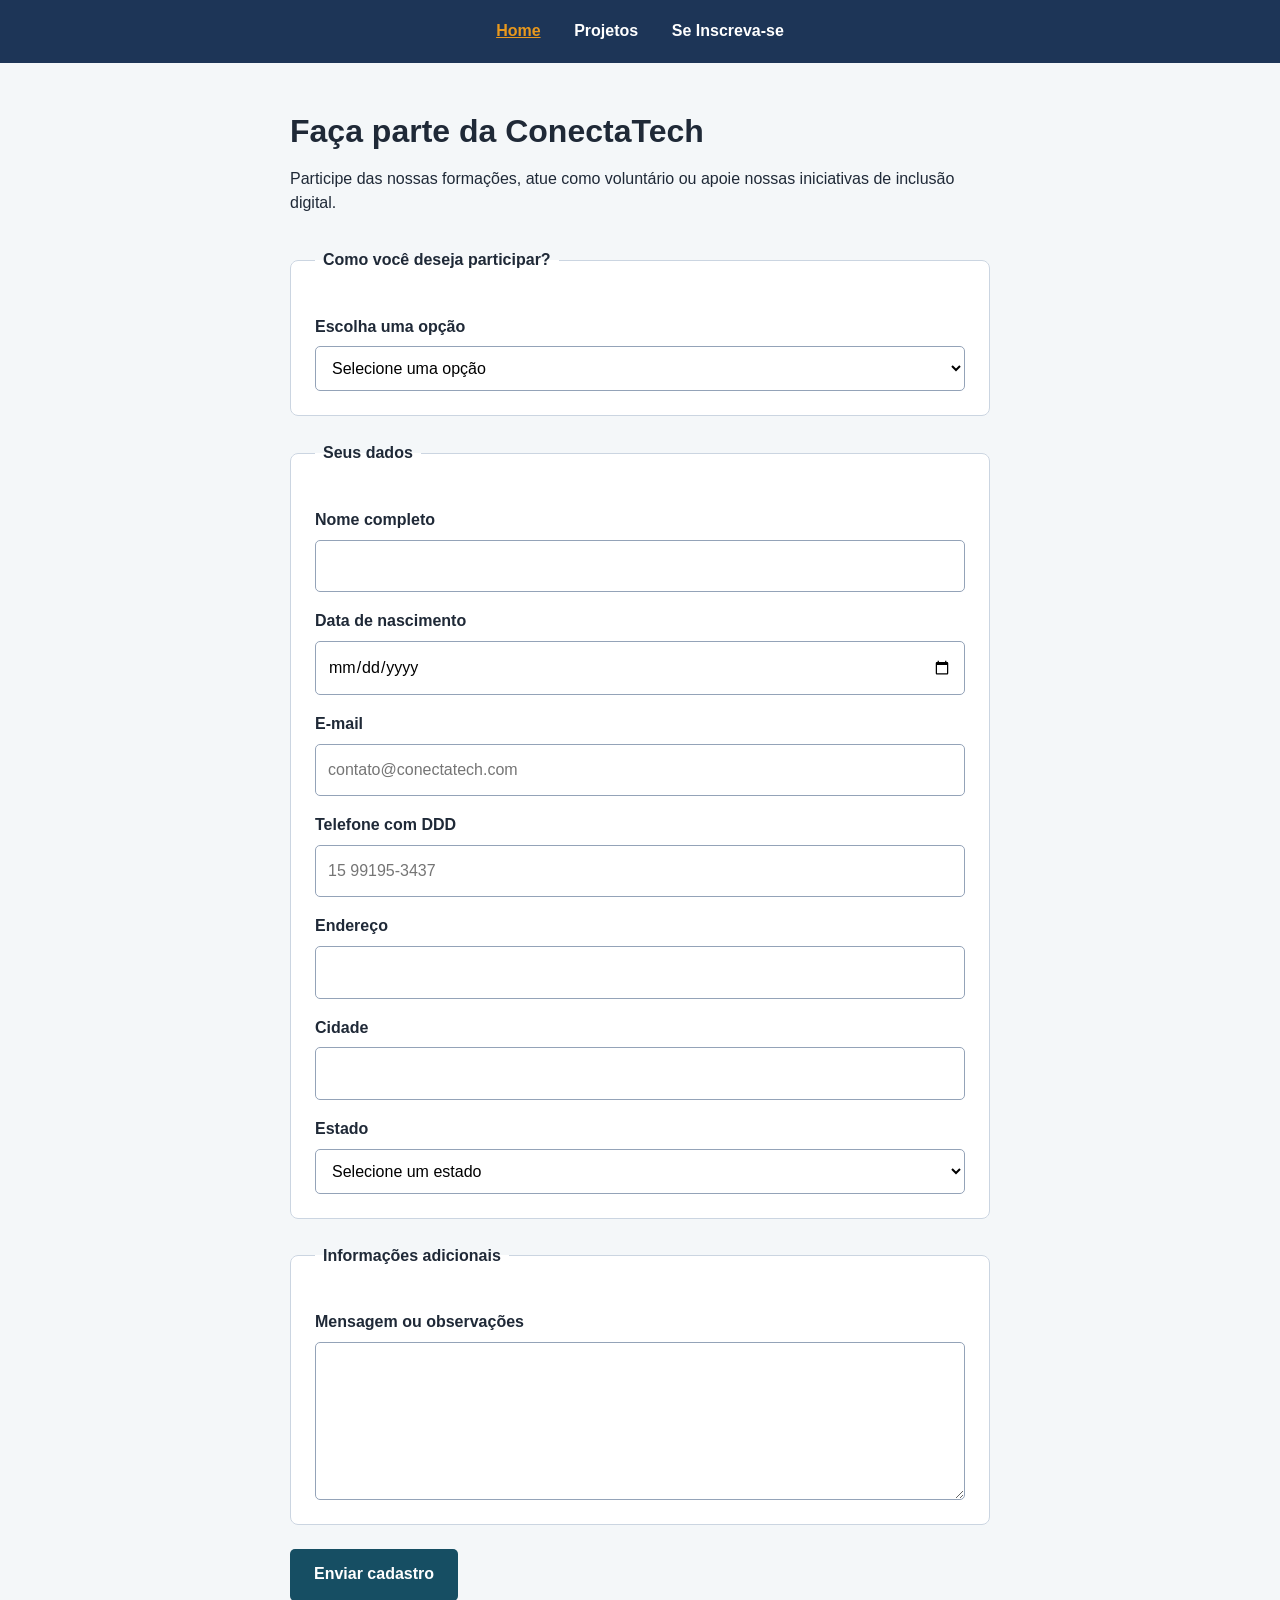
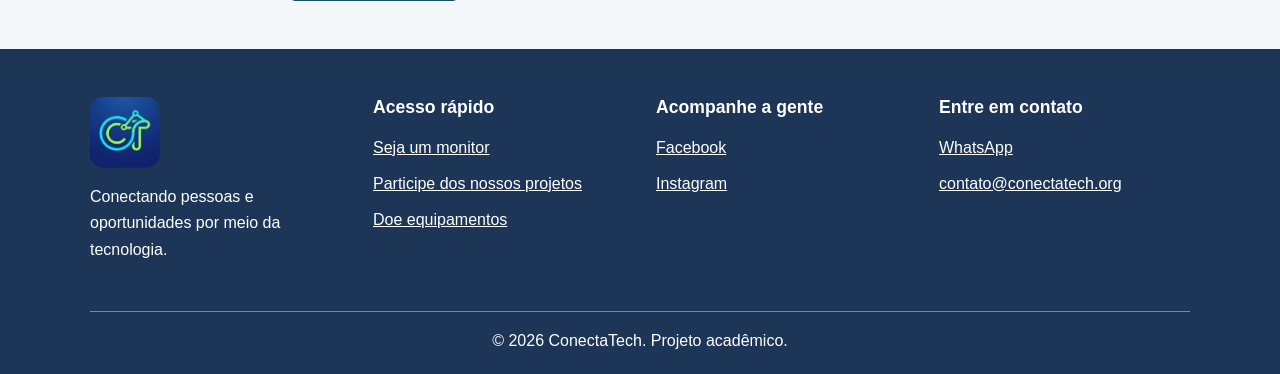
<file: pages/formulario.html>
<!DOCTYPE html>
<html lang="pt-br">

<head>
    <meta charset="UTF-8">
    <meta name="viewport" content="width=device-width, initial-scale=1.0">

    <link rel="icon" type="image/png" href="../assets/icon/favicon-96x96.png" sizes="96x96" />
    <link rel="icon" type="image/svg+xml" href="../assets/icon/favicon.svg" />
    <link rel="shortcut icon" href="../assets/icon/favicon.ico" />
    <link rel="apple-touch-icon" sizes="180x180" href="../assets/icon/apple-touch-icon.png" />
    <link rel="manifest" href="../assets/icon/site.webmanifest" />
    <link href="../assets/css/apresentacao.css" rel="stylesheet">
    <link href="../assets/css/nav.css" rel="stylesheet">
    <link href="../assets/css/cadastro.css" rel="stylesheet">
    <title>ConectaTech</title>
</head>
<body>
    <header>
        <nav class="navbar" aria-label="Navegação principal">
            <ul class="navbar-lista">
                <li><a href="/index.html" aria-current="page">Home</a></li>
                <li><a href="projetos.html">Projetos</a></li>
                <li><a href="formulario.html">Se Inscreva-se</a></li>
            </ul>
        </nav>
    </header>
    <main>
  <h1>Faça parte da ConectaTech</h1>
  <p>
    Participe das nossas formações, atue como voluntário ou apoie
    nossas iniciativas de inclusão digital.
  </p>

  <form>
    <fieldset>
      <legend>Como você deseja participar?</legend>

      <label for="motivo">Escolha uma opção</label>
      <select id="motivo" name="motivo" required>
        <option value="">Selecione uma opção</option>
        <option value="monitor">Ser monitor voluntário</option>
        <option value="participante">Participar das formações</option>
        <option value="doacao">Doar equipamentos</option>
      </select>
    </fieldset>

    <fieldset>
      <legend>Seus dados</legend>

      <label for="nome">Nome completo</label>
      <input type="text" id="nome" name="nome" autocomplete="name" required>

      <label for="nascimento">Data de nascimento</label>
      <input type="date" id="nascimento" name="nascimento" required>

      <label for="email">E-mail</label>
      <input type="email" id="email" name="email" autocomplete="email" placeholder="contato@conectatech.com" required> 

      <label for="telefone">Telefone com DDD</label>
      <input type="tel" id="telefone" name="telefone" placeholder="15 99195-3437" pattern="[0-9]{2} [0-9]{4,5}-[0-9]{4}"
        title="Digite o DDD e o telefone no formato 15 99195-3437" autocomplete="tel" required>

      <label for="endereco">Endereço</label>
      <input type="text" id="endereco" name="endereco" autocomplete="street-address">

      <label for="cidade">Cidade</label>
      <input type="text" id="cidade" name="cidade" autocomplete="address-level2" required>

      <label for="estado">Estado</label>
      <select id="estado" name="estado" required>
        <option value="">Selecione um estado</option>
        <option value="AC">Acre</option>
        <option value="AL">Alagoas</option>
        <option value="AP">Amapá</option>
        <option value="AM">Amazonas</option>
        <option value="BA">Bahia</option>
        <option value="CE">Ceará</option>
        <option value="DF">Distrito Federal</option>
        <option value="ES">Espírito Santo</option>
        <option value="GO">Goiás</option>
        <option value="MA">Maranhão</option>
        <option value="MT">Mato Grosso</option>
        <option value="MS">Mato Grosso do Sul</option>
        <option value="MG">Minas Gerais</option>
        <option value="PA">Pará</option>
        <option value="PB">Paraíba</option>
        <option value="PR">Paraná</option>
        <option value="PE">Pernambuco</option>
        <option value="PI">Piauí</option>
        <option value="RJ">Rio de Janeiro</option>
        <option value="RN">Rio Grande do Norte</option>
        <option value="RS">Rio Grande do Sul</option>
        <option value="RO">Rondônia</option>
        <option value="RR">Roraima</option>
        <option value="SC">Santa Catarina</option>
        <option value="SP">São Paulo</option>
        <option value="SE">Sergipe</option>
        <option value="TO">Tocantins</option>
      </select>
    </fieldset>

    <fieldset>
      <legend>Informações adicionais</legend>

      <label for="mensagem">Mensagem ou observações</label>
      <textarea id="mensagem" name="mensagem" rows="5"></textarea>
    </fieldset>

    <button type="submit">Enviar cadastro</button>
  </form>
</main>


<footer class="rodape">
  <div class="rodape-conteudo">
    <div class="rodape-coluna">
      <img
        class="rodape-logo"
        src="../assets/icon/favicon.svg"
        alt="ConectaTech"
      >
      <p>Conectando pessoas e oportunidades por meio da tecnologia.</p>
    </div>

    <nav class="rodape-coluna" aria-label="Acesso rápido">
      <h2>Acesso rápido</h2>
      <ul>
        <li><a href="cadastro.html">Seja um monitor</a></li>
        <li><a href="projetos.html">Participe dos nossos projetos</a></li>
        <li><a href="doacoes.html">Doe equipamentos</a></li>
      </ul>
    </nav>

    <div class="rodape-coluna">
      <h2>Acompanhe a gente</h2>
      <ul>
        <li><a href="LINK_DO_FACEBOOK">Facebook</a></li>
        <li><a href="LINK_DO_INSTAGRAM">Instagram</a></li>
      </ul>
    </div>

    <div class="rodape-coluna">
      <h2>Entre em contato</h2>
      <ul>
        <li><a href="LINK_DO_WHATSAPP">WhatsApp</a></li>
        <li><a href="mailto:contato@conectatech.org">contato@conectatech.org</a></li>
      </ul>
    </div>
  </div>

  <p class="rodape-final">© 2026 ConectaTech. Projeto acadêmico.</p>
</footer>
</body>
</html>
</file>
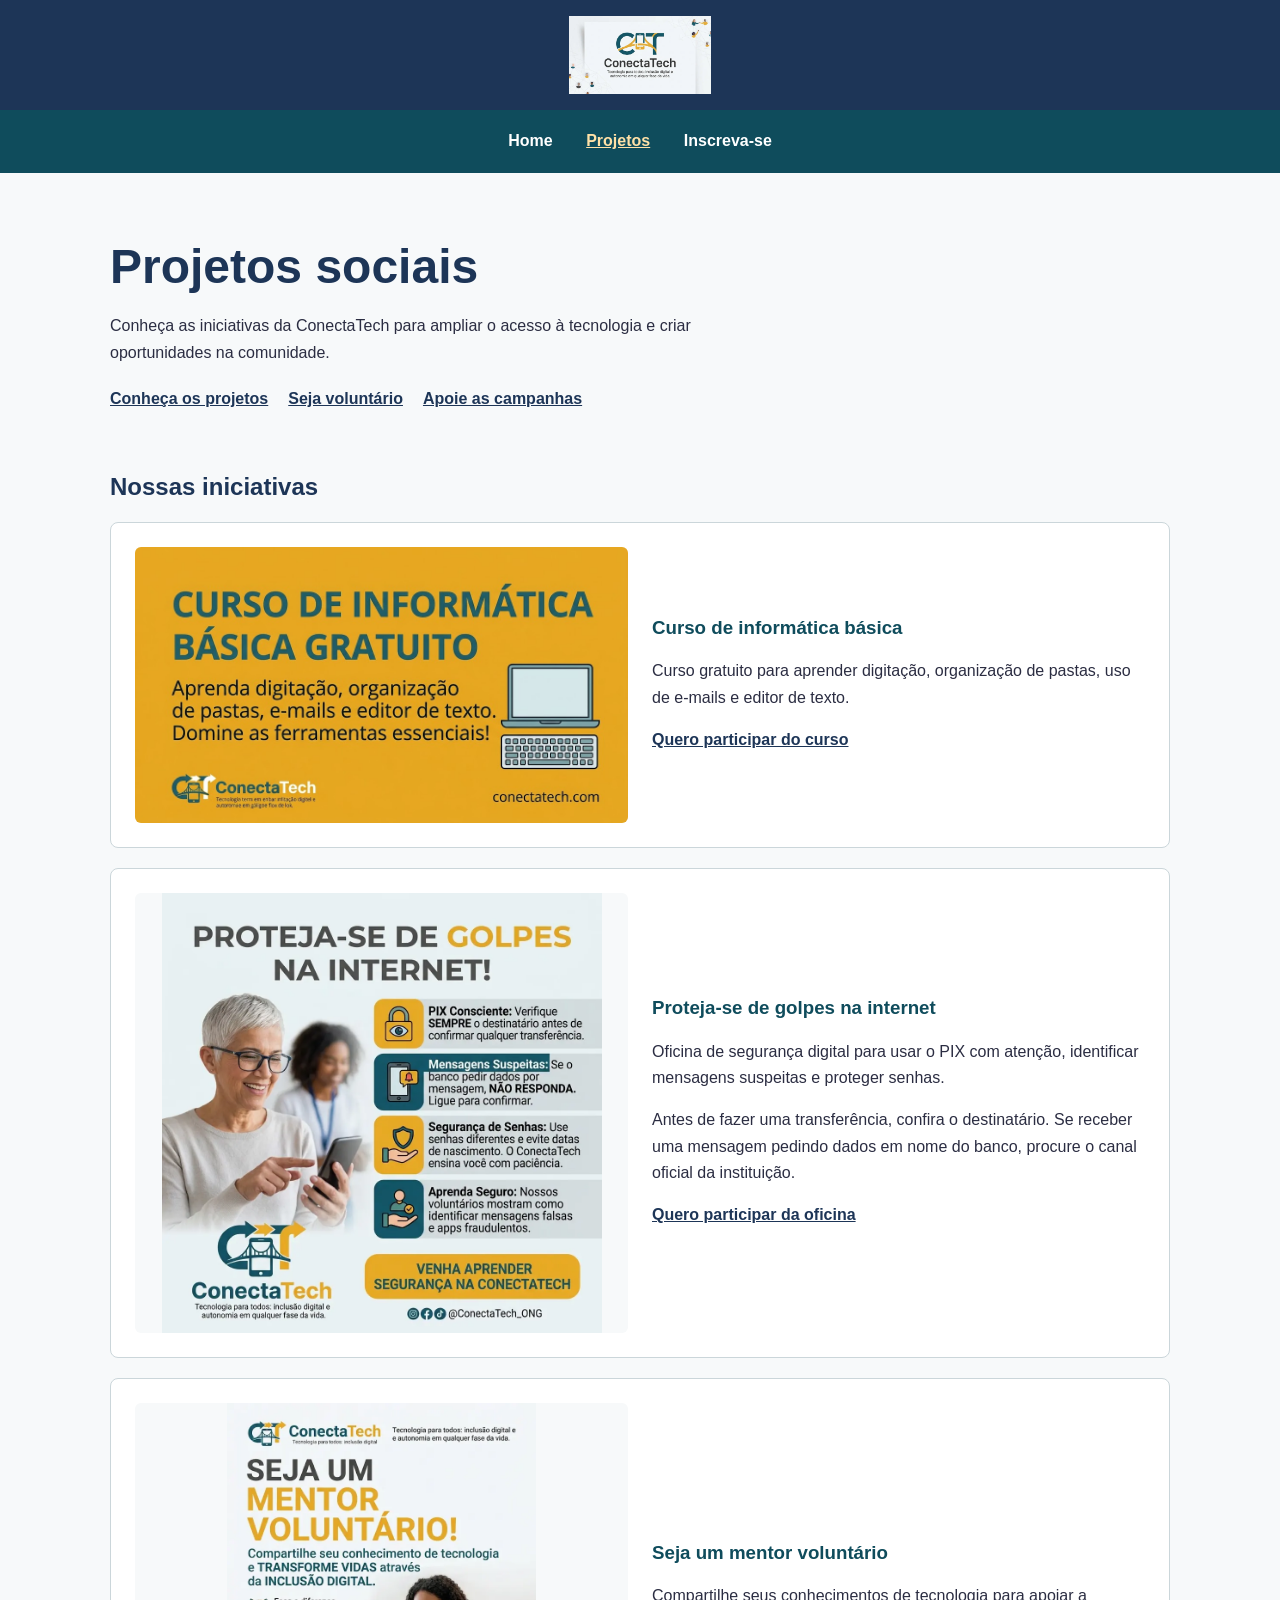
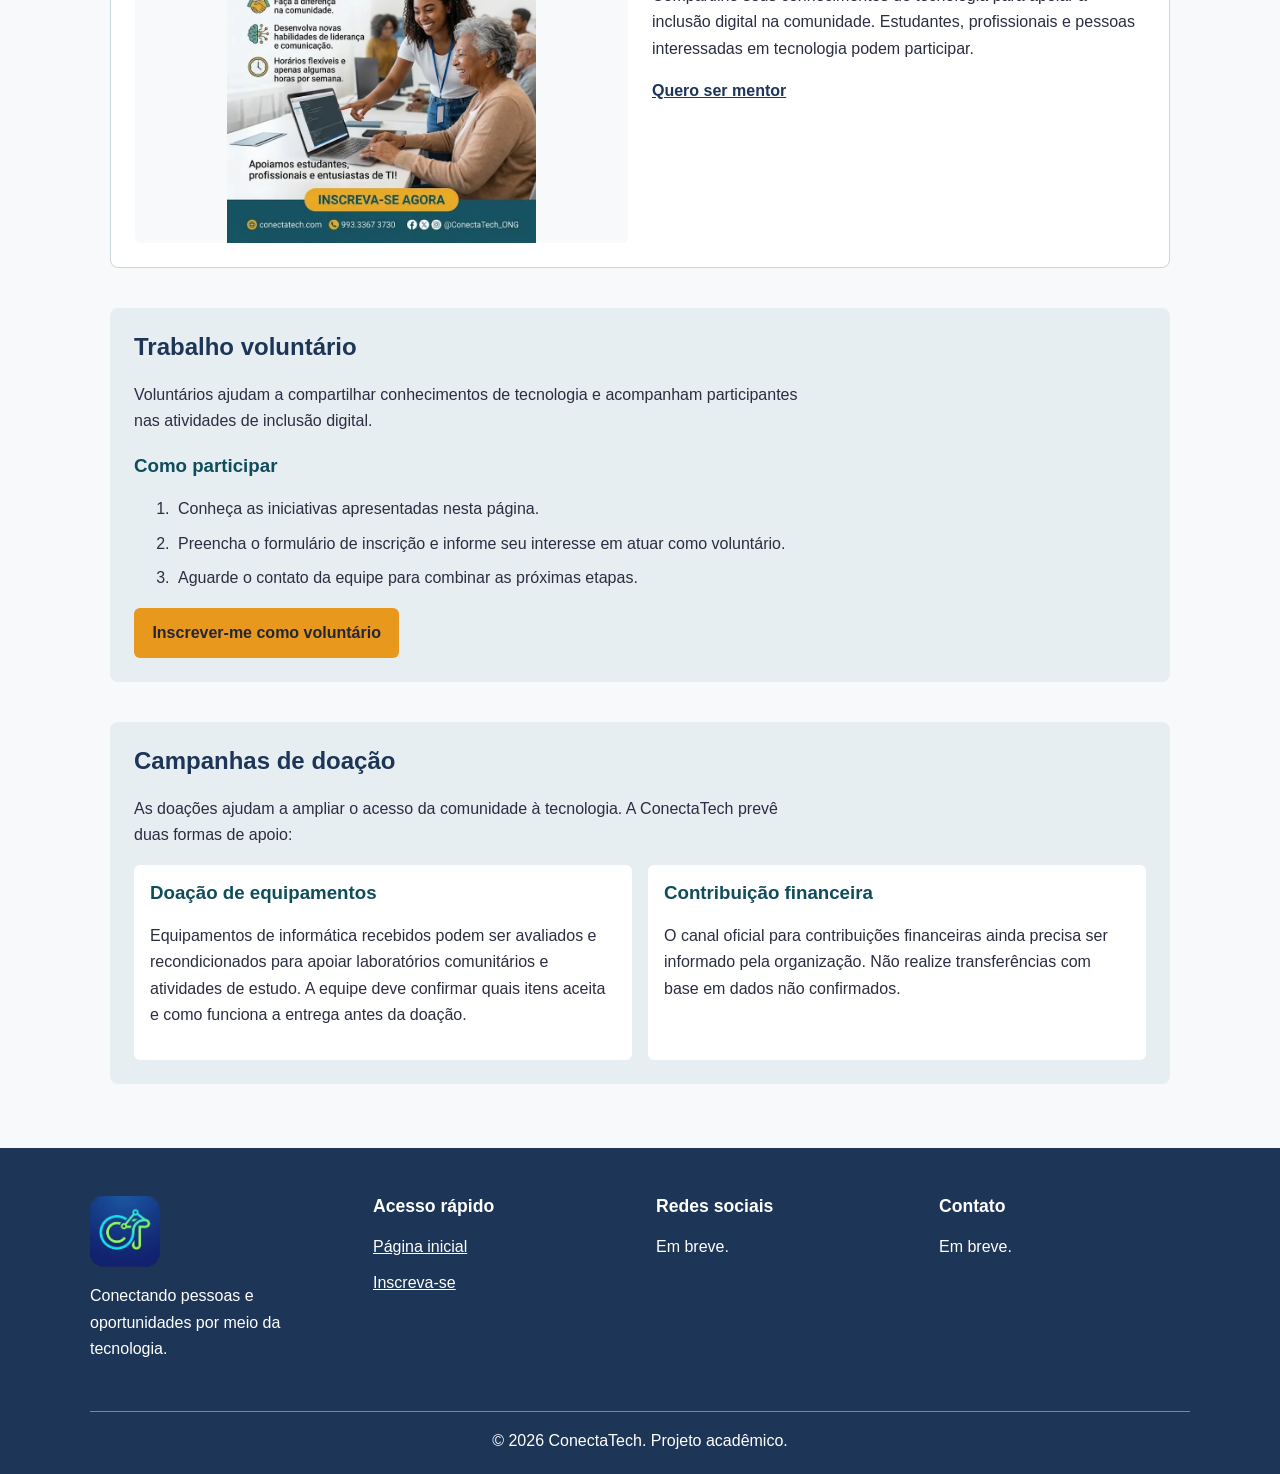
<file: pages/projetos.html>
<!DOCTYPE html>
<html lang="pt-BR">
<head>
  <meta charset="UTF-8">
  <meta name="viewport" content="width=device-width, initial-scale=1.0">
  <meta name="description" content="Conheça os projetos sociais de inclusão digital da ConectaTech para jovens, idosos e comunidades.">
  <link rel="icon" type="image/svg+xml" href="../assets/icon/favicon.svg">
  <link rel="stylesheet" href="../assets/css/projetos.css">
  <title>Projetos sociais | ConectaTech</title>
</head>
<body>
  <a class="link-pular" href="#conteudo-principal">Pular para o conteúdo principal</a>

  <header>
    <img class="bannerpri" src="../assets/image/logoconecta.webp" alt="ConectaTech">
    <nav class="navbar" aria-label="Navegação principal">
      <ul class="navbar-lista">
        <li><a href="../index.html">Home</a></li>
        <li><a href="projetos.html" aria-current="page">Projetos</a></li>
        <li><a href="formulario.html">Inscreva-se</a></li>
      </ul>
    </nav>
  </header>

  <main id="conteudo-principal" class="pagina-projetos">
    <header class="projetos-introducao">
      <h1>Projetos sociais</h1>
      <p>Conheça as iniciativas da ConectaTech para ampliar o acesso à tecnologia e criar oportunidades na comunidade.</p>
      <nav class="projetos-atalhos" aria-label="Nesta página">
        <a href="#titulo-iniciativas">Conheça os projetos</a>
        <a href="#titulo-voluntariado">Seja voluntário</a>
        <a href="#titulo-doacoes">Apoie as campanhas</a>
      </nav>
    </header>

    <section aria-labelledby="titulo-iniciativas">
      <h2 id="titulo-iniciativas">Nossas iniciativas</h2>
      <div class="projetos-grade">
        <article class="projeto-card">
          <a class="projeto-imagem" href="../assets/image/cursoinfo.jpg" aria-label="Ver cartaz do curso de informática básica em tamanho completo">
            <img src="../assets/image/cursoinfo.jpg" alt="Cartaz amarelo do curso gratuito de informática básica" loading="lazy" width="1024" height="572">
          </a>
          <div class="projeto-texto">
            <h3>Curso de informática básica</h3>
            <p>Curso gratuito para aprender digitação, organização de pastas, uso de e-mails e editor de texto.</p>
            <a href="formulario.html">Quero participar do curso</a>
          </div>
        </article>

        <article class="projeto-card">
          <a class="projeto-imagem" href="../assets/image/golpesproteja.webp" aria-label="Ver cartaz sobre prevenção de golpes em tamanho completo">
            <img src="../assets/image/golpesproteja.webp" alt="Cartaz sobre segurança digital com uma pessoa usando o celular" loading="lazy" width="1024" height="1024">
          </a>
          <div class="projeto-texto">
            <h3>Proteja-se de golpes na internet</h3>
            <p>Oficina de segurança digital para usar o PIX com atenção, identificar mensagens suspeitas e proteger senhas.</p>
            <p>Antes de fazer uma transferência, confira o destinatário. Se receber uma mensagem pedindo dados em nome do banco, procure o canal oficial da instituição.</p>
            <a href="formulario.html">Quero participar da oficina</a>
          </div>
        </article>

        <article class="projeto-card">
          <a class="projeto-imagem" href="../assets/image/sejamentor.jpg" aria-label="Ver cartaz do programa de mentoria em tamanho completo">
            <img src="../assets/image/sejamentor.webp" alt="Cartaz de voluntariado com uma mentora auxiliando uma pessoa idosa no computador" loading="lazy" width="718" height="1024">
          </a>
          <div class="projeto-texto">
            <h3>Seja um mentor voluntário</h3>
            <p>Compartilhe seus conhecimentos de tecnologia para apoiar a inclusão digital na comunidade. Estudantes, profissionais e pessoas interessadas em tecnologia podem participar.</p>
            <a href="formulario.html">Quero ser mentor</a>
          </div>
        </article>
      </div>
    </section>

    <section class="projetos-participe" aria-labelledby="titulo-voluntariado">
      <h2 id="titulo-voluntariado">Trabalho voluntário</h2>
      <p>Voluntários ajudam a compartilhar conhecimentos de tecnologia e acompanham participantes nas atividades de inclusão digital.</p>
      <h3>Como participar</h3>
      <ol>
        <li>Conheça as iniciativas apresentadas nesta página.</li>
        <li>Preencha o formulário de inscrição e informe seu interesse em atuar como voluntário.</li>
        <li>Aguarde o contato da equipe para combinar as próximas etapas.</li>
      </ol>
      <a class="botao-inscricao" href="formulario.html">Inscrever-me como voluntário</a>
    </section>

    <section class="projetos-participe" aria-labelledby="titulo-doacoes">
      <h2 id="titulo-doacoes">Campanhas de doação</h2>
      <p>As doações ajudam a ampliar o acesso da comunidade à tecnologia. A ConectaTech prevê duas formas de apoio:</p>

      <div class="doacoes-opcoes">
        <div>
          <h3>Doação de equipamentos</h3>
          <p>Equipamentos de informática recebidos podem ser avaliados e recondicionados para apoiar laboratórios comunitários e atividades de estudo. A equipe deve confirmar quais itens aceita e como funciona a entrega antes da doação.</p>
        </div>
        <div>
          <h3>Contribuição financeira</h3>
          <p>O canal oficial para contribuições financeiras ainda precisa ser informado pela organização. Não realize transferências com base em dados não confirmados.</p>
        </div>
      </div>
 
    </section>
  </main>

  <footer class="rodape">
    <div class="rodape-conteudo">
      <div class="rodape-coluna">
        <img class="rodape-logo" src="../assets/icon/favicon.svg" alt="ConectaTech">
        <p>Conectando pessoas e oportunidades por meio da tecnologia.</p>
      </div>
      <nav class="rodape-coluna" aria-label="Acesso rápido">
        <h2>Acesso rápido</h2>
        <ul>
          <li><a href="../index.html">Página inicial</a></li>
          <li><a href="formulario.html">Inscreva-se</a></li>
        </ul>
      </nav>
      <div class="rodape-coluna">
        <h2>Redes sociais</h2>
        <p>Em breve.</p>
      </div>
      <div class="rodape-coluna">
        <h2>Contato</h2>
        <p>Em breve.</p>
      </div>
    </div>
    <p class="rodape-final">© 2026 ConectaTech. Projeto acadêmico.</p>
  </footer>
</body>
</html>
</file>
<file: assets/css/apresentacao.css>
/* CSS da página inicial. A imagem de fundo está na área .destaque. */
:root {
  --azul: #1d3557;
  --azul-petroleo: #0f4c5c;
  --mostarda: #e8981d;
  --grafite: #2b2d42;
  --claro: #f7f9fa;
}

* { box-sizing: border-box; }
html { scroll-behavior: smooth; }
body { margin: 0; background: var(--claro); color: var(--grafite); font: 1rem/1.65 Arial, Helvetica, sans-serif; }
img { display: block; max-width: 100%; height: auto; }
a { color: var(--azul); }
a:focus-visible { outline: 3px solid var(--mostarda); outline-offset: 3px; }

.link-pular { position: absolute; left: -10000px; top: auto; }
.link-pular:focus { left: 1rem; top: 1rem; z-index: 10; background: #fff; color: var(--azul); padding: .75rem; }

body > header { background: var(--azul); }
.bannerpri { width: min(100%, 260px); max-height: 110px; object-fit: contain; margin: 0 auto; padding: 1rem; }
.navbar { background: var(--azul-petroleo); padding: .75rem 1rem; }
.navbar-lista { display: flex; justify-content: center; flex-wrap: wrap; gap: .5rem 1.5rem; list-style: none; margin: 0; padding: 0; }
.navbar a { display: inline-block; padding: .4rem .3rem; color: #fff; font-weight: bold; text-decoration: none; }
.navbar a:hover, .navbar a:focus-visible, .navbar a[aria-current="page"] { color: #ffe1a7; text-decoration: underline; }

main { width: 100%; }
.apresentacao, #sobreimpacto, #oficinas { max-width: 1100px; margin: 0 auto; padding: 2.5rem 1.25rem; }
.apresentacao { padding-top: 1.25rem; }
.apresentacao > h2, #sobreimpacto > h2, #oficinas > h2 { color: var(--azul); }
h1, h2, h3 { line-height: 1.25; }
h2 { margin-top: 2.25rem; }
h3 { margin-top: 1.75rem; color: var(--azul-petroleo); }
p { max-width: 75ch; }


.destaque {
  min-height: 360px;
  display: flex;
  align-items: center;
  border-radius: 12px;
  overflow: hidden;
  color: #fff;
  background-color: var(--azul);
  background-image: linear-gradient(90deg, rgba(15, 36, 56, .94), rgba(15, 36, 56, .72)), url("assets/image/banner.jpg");
  background-position: center;
  background-size: cover;
}
.destaque-conteudo { padding: clamp(1.5rem, 5vw, 4rem); }
.destaque h1 { margin-top: 0; font-size: clamp(1.8rem, 4vw, 3rem); }
.destaque p { max-width: 68ch; }
.botao-inscricao { display: inline-block; padding: .75rem 1.15rem; border-radius: 6px; background: var(--mostarda); color: #252633; font-weight: bold; text-decoration: none; }
.botao-inscricao:hover { background: #f8b748; text-decoration: underline; }

#sobreimpacto { background: #fff; }
#sobreimpacto > img { width: min(100%, 780px); margin: 1.5rem auto; }
.tabela-rolagem { max-width: 100%; overflow-x: auto; }
table { width: 100%; min-width: 680px; border-collapse: collapse; }
caption { padding: .75rem; font-weight: bold; text-align: left; }
th, td { border: 1px solid #aab5bf; padding: .75rem; text-align: left; vertical-align: top; }
thead { background: var(--azul); color: #fff; }
tbody tr:nth-child(even) { background: var(--claro); }

#oficinas { display: grid; grid-template-columns: repeat(3, minmax(0, 1fr)); gap: 1.25rem; }
#oficinas > h2, #oficinas > p { grid-column: 1 / -1; margin: 0; }
#oficinas article { padding: 1.5rem; border: 1px solid #cbd6da; border-radius: 8px; background: #fff; }
#oficinas article h3 { margin-top: 0; }

.rodape { padding: 3rem 1.25rem 1.25rem; background: var(--azul); color: #fff; }
.rodape-conteudo { display: grid; grid-template-columns: repeat(4, minmax(0, 1fr)); gap: 2rem; max-width: 1100px; margin: auto; }
.rodape-logo { width: 70px; }
.rodape-coluna h2 { margin: 0 0 1rem; font-size: 1.1rem; }
.rodape-coluna ul { list-style: none; padding: 0; margin: 0; }
.rodape-coluna li { margin-bottom: .6rem; }
.rodape a { color: #fff; }
.rodape a:hover, .rodape a:focus-visible { color: #ffe1a7; }
.rodape-final { max-width: 1100px; margin: 2rem auto 0; padding-top: 1rem; border-top: 1px solid #fff6; text-align: center; }

@media (max-width: 800px) {
  #oficinas, .rodape-conteudo { grid-template-columns: repeat(2, minmax(0, 1fr)); }
}
@media (max-width: 560px) {
  #oficinas, .rodape-conteudo { grid-template-columns: 1fr; }
  .destaque { min-height: 0; }
}
@media (prefers-reduced-motion: reduce) {
  html { scroll-behavior: auto; }
}
</file>
<file: assets/css/nav.css>
.navbar {
  background-color: #1D3557;
  padding: 12px 24px;
}

.navbar-lista {
  display: flex;
  justify-content: center;
  gap: 24px;
  list-style: none;
  margin: 0;
  padding: 0;
}

.navbar a {
  color: #FFFFFF;
  text-decoration: none;
  font-weight: 600;
}

.navbar a:hover,
.navbar a:focus-visible,
.navbar a[aria-current="page"] {
  color: #E8981D;
  text-decoration: underline;
}
</file>
<file: assets/css/cadastro.css>
* {
  box-sizing: border-box;
}

body {
  margin: 0;
  font-family: Arial, sans-serif;
  color: #1f2937;
  background-color: #f4f7f9;
}

main {
  width: min(100% - 2rem, 700px);
  margin: 3rem auto;
}

h1 {
  margin-bottom: 0.5rem;
}

main > p {
  line-height: 1.5;
}

form {
  margin-top: 2rem;
}

fieldset {
  margin: 0 0 1.5rem;
  padding: 1.5rem;
  border: 1px solid #cbd5e1;
  border-radius: 8px;
  background-color: #fff;
}

legend {
  padding: 0 0.5rem;
  font-weight: bold;
}

label {
  display: block;
  margin: 1rem 0 0.4rem;
  font-weight: 600;
}

input,
select,
textarea {
  display: block;
  width: 100%;
  padding: 0.75rem;
  border: 1px solid #94a3b8;
  border-radius: 5px;
  font: inherit;
  background-color: #fff;
}

textarea {
  resize: vertical;
}

input:focus-visible,
select:focus-visible,
textarea:focus-visible,
button:focus-visible {
  outline: 3px solid #2563eb;
  outline-offset: 2px;
}

button {
  padding: 0.8rem 1.5rem;
  border: 0;
  border-radius: 5px;
  color: #fff;
  background-color: #164e63;
  font: inherit;
  font-weight: bold;
  cursor: pointer;
}

button:hover {
  background-color: #0e7490;
}
</file>
<file: assets/css/projetos.css>
:root {
  --azul: #1d3557;
  --azul-petroleo: #0f4c5c;
  --mostarda: #e8981d;
  --grafite: #2b2d42;
  --claro: #f7f9fa;
}

* { box-sizing: border-box; }
html { scroll-behavior: smooth; }
body { margin: 0; background: var(--claro); color: var(--grafite); font: 1rem/1.65 Arial, Helvetica, sans-serif; }
img { display: block; max-width: 100%; height: auto; }
a { color: var(--azul); }
a:focus-visible { outline: 3px solid var(--mostarda); outline-offset: 3px; }

.link-pular { position: absolute; left: -10000px; top: auto; }
.link-pular:focus { left: 1rem; top: 1rem; z-index: 10; background: #fff; color: var(--azul); padding: .75rem; }

body > header { background: var(--azul); }
.bannerpri { width: min(100%, 260px); max-height: 110px; object-fit: contain; margin: 0 auto; padding: 1rem; }
.navbar { background: var(--azul-petroleo); padding: .75rem 1rem; }
.navbar-lista { display: flex; justify-content: center; flex-wrap: wrap; gap: .5rem 1.5rem; list-style: none; margin: 0; padding: 0; }
.navbar a { display: inline-block; padding: .4rem .3rem; color: #fff; font-weight: bold; text-decoration: none; }
.navbar a:hover, .navbar a:focus-visible, .navbar a[aria-current="page"] { color: #ffe1a7; text-decoration: underline; }

main { width: 100%; }
.apresentacao, #sobreimpacto, #oficinas { max-width: 1100px; margin: 0 auto; padding: 2.5rem 1.25rem; }
.apresentacao { padding-top: 1.25rem; }
.apresentacao > h2, #sobreimpacto > h2, #oficinas > h2 { color: var(--azul); }
h1, h2, h3 { line-height: 1.25; }
h2 { margin-top: 2.25rem; }
h3 { margin-top: 1.75rem; color: var(--azul-petroleo); }
p { max-width: 75ch; }


.destaque {
  min-height: 360px;
  display: flex;
  align-items: center;
  border-radius: 12px;
  overflow: hidden;
  color: #fff;
  background-color: var(--azul);
  background-image: linear-gradient(90deg, rgba(15, 36, 56, .94), rgba(15, 36, 56, .72)), url("assets/image/banner.jpg");
  background-position: center;
  background-size: cover;
}
.destaque-conteudo { padding: clamp(1.5rem, 5vw, 4rem); }
.destaque h1 { margin-top: 0; font-size: clamp(1.8rem, 4vw, 3rem); }
.destaque p { max-width: 68ch; }
.botao-inscricao { display: inline-block; padding: .75rem 1.15rem; border-radius: 6px; background: var(--mostarda); color: #252633; font-weight: bold; text-decoration: none; }
.botao-inscricao:hover { background: #f8b748; text-decoration: underline; }

#sobreimpacto { background: #fff; }
#sobreimpacto > img { width: min(100%, 780px); margin: 1.5rem auto; }
.tabela-rolagem { max-width: 100%; overflow-x: auto; }
table { width: 100%; min-width: 680px; border-collapse: collapse; }
caption { padding: .75rem; font-weight: bold; text-align: left; }
th, td { border: 1px solid #aab5bf; padding: .75rem; text-align: left; vertical-align: top; }
thead { background: var(--azul); color: #fff; }
tbody tr:nth-child(even) { background: var(--claro); }

#oficinas { display: grid; grid-template-columns: repeat(3, minmax(0, 1fr)); gap: 1.25rem; }
#oficinas > h2, #oficinas > p { grid-column: 1 / -1; margin: 0; }
#oficinas article { padding: 1.5rem; border: 1px solid #cbd6da; border-radius: 8px; background: #fff; }
#oficinas article h3 { margin-top: 0; }


.pagina-projetos { max-width: 1100px; margin: 0 auto; padding: 2.5rem 1.25rem 4rem; }
.projetos-introducao { padding: 1.5rem 0; }
.projetos-introducao h1 { margin: 0 0 1rem; color: var(--azul); font-size: clamp(2rem, 4vw, 3rem); }
.projetos-introducao p { margin: 0; }
.projetos-atalhos { display: flex; flex-wrap: wrap; gap: .75rem 1.25rem; margin-top: 1.25rem; }
.projetos-atalhos a { font-weight: bold; }
.pagina-projetos h2 { color: var(--azul); }
.projetos-grade { display: grid; gap: 1.25rem; }
.projeto-card { display: grid; grid-template-columns: minmax(0, 1fr) minmax(0, 1fr); align-items: center; gap: 1.5rem; padding: 1.5rem; border: 1px solid #cbd6da; border-radius: 8px; background: #fff; }
.projeto-imagem { display: block; background: var(--claro); border-radius: 6px; }
.projeto-imagem img { width: 100%; max-height: 440px; object-fit: contain; border-radius: 6px; }
.projeto-texto h3 { margin-top: 0; }
.projeto-texto a { font-weight: bold; }
.projetos-participe { margin-top: 2.5rem; padding: 1.5rem; border-radius: 8px; background: #e7eef1; }
.projetos-participe h2 { margin-top: 0; }
.projetos-participe h3 { margin-top: 1.25rem; }
.projetos-participe li { padding-left: .25rem; margin-bottom: .5rem; }
.doacoes-opcoes { display: grid; grid-template-columns: repeat(2, minmax(0, 1fr)); gap: 1rem; }
.doacoes-opcoes > div { padding: 1rem; border-radius: 6px; background: #fff; }
.doacoes-opcoes h3 { margin-top: 0; }

.rodape { padding: 3rem 1.25rem 1.25rem; background: var(--azul); color: #fff; }
.rodape-conteudo { display: grid; grid-template-columns: repeat(4, minmax(0, 1fr)); gap: 2rem; max-width: 1100px; margin: auto; }
.rodape-logo { width: 70px; }
.rodape-coluna h2 { margin: 0 0 1rem; font-size: 1.1rem; }
.rodape-coluna ul { list-style: none; padding: 0; margin: 0; }
.rodape-coluna li { margin-bottom: .6rem; }
.rodape a { color: #fff; }
.rodape a:hover, .rodape a:focus-visible { color: #ffe1a7; }
.rodape-final { max-width: 1100px; margin: 2rem auto 0; padding-top: 1rem; border-top: 1px solid #fff6; text-align: center; }

@media (max-width: 800px) {
  #oficinas, .rodape-conteudo { grid-template-columns: repeat(2, minmax(0, 1fr)); }
}
@media (max-width: 560px) {
  #oficinas, .rodape-conteudo, .projeto-card, .doacoes-opcoes { grid-template-columns: 1fr; }
  .destaque { min-height: 0; }
}
@media (prefers-reduced-motion: reduce) {
  html { scroll-behavior: auto; }
}
</file>
